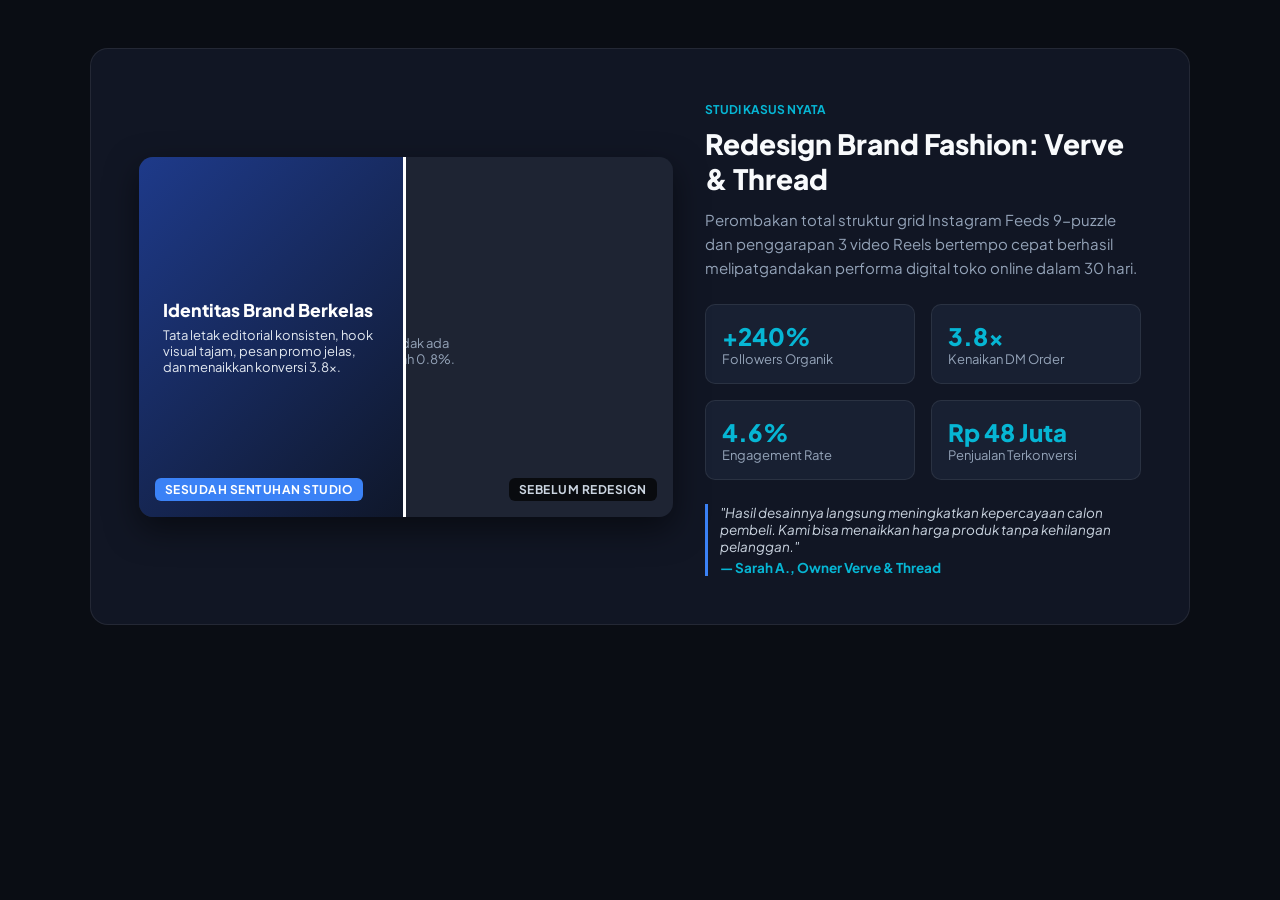
<file: components/case-study.html>
<!DOCTYPE html>
<html lang="id">
<head>
  <meta charset="UTF-8">
  <meta name="viewport" content="width=device-width, initial-scale=1.0">
  <title>Komponen: Case Study Before-After Slider (VisualGrid Media)</title>
  <link rel="preconnect" href="https://fonts.googleapis.com">
  <link rel="preconnect" href="https://fonts.gstatic.com" crossorigin>
  <link href="https://fonts.googleapis.com/css2?family=Plus+Jakarta+Sans:wght@400;600;700;800&display=swap" rel="stylesheet">
  
  <style>
    /* ==========================================================================
       CSS VARIABLES & THEME
       Fungsi: Mengatur token visual untuk komponen slider perbandingan Before-After.
       ========================================================================== */
    :root {
      --cs-bg: #0a0d14;
      --cs-surface: #111624;
      --cs-elevated: #182032;
      --cs-primary: #3b82f6;
      --cs-cyan: #06b6d4;
      --cs-emerald: #10b981;
      --cs-text: #f8fafc;
      --cs-muted: #94a3b8;
      --cs-border: rgba(255, 255, 255, 0.08);
      --font-family: 'Plus Jakarta Sans', sans-serif;
    }

    * { box-sizing: border-box; margin: 0; padding: 0; }
    body { font-family: var(--font-family); background-color: var(--cs-bg); color: var(--cs-text); padding: 48px 20px; }

    .case-study-section {
      max-width: 1100px;
      margin: 0 auto;
    }

    .case-study-card {
      background: var(--cs-surface);
      border: 1px solid var(--cs-border);
      border-radius: 18px;
      padding: 32px;
      display: grid;
      grid-template-columns: 1fr;
      gap: 32px;
      align-items: center;
    }

    @media (min-width: 992px) {
      .case-study-card {
        grid-template-columns: 1.1fr 0.9fr;
        padding: 48px;
      }
    }

    /* Kontainer Slider Perbandingan */
    .comparison-container {
      position: relative;
      width: 100%;
      height: 360px;
      border-radius: 14px;
      overflow: hidden;
      box-shadow: 0 12px 32px rgba(0,0,0,0.5);
    }

    .comparison-panel {
      position: absolute;
      top: 0;
      left: 0;
      width: 100%;
      height: 100%;
      display: flex;
      flex-direction: column;
      justify-content: center;
      padding: 24px;
    }

    .comparison-panel--before {
      background: #1e2433;
      color: #94a3b8;
    }

    .comparison-panel--after {
      background: linear-gradient(135deg, #1e3a8a 0%, #0f172a 100%);
      color: #ffffff;
      width: 50%; /* Nilai awal sebelum digeser */
      overflow: hidden;
      border-right: 3px solid #ffffff;
      z-index: 2;
    }

    .comparison-tag {
      position: absolute;
      bottom: 16px;
      padding: 4px 10px;
      border-radius: 6px;
      font-size: 0.75rem;
      font-weight: 700;
      letter-spacing: 0.04em;
    }

    .comparison-tag--before {
      right: 16px;
      background: rgba(0,0,0,0.7);
      color: #cbd5e1;
    }

    .comparison-tag--after {
      left: 16px;
      background: var(--cs-primary);
      color: white;
    }

    /* Input Range Tak Terlihat untuk Manipulasi Drag Kursor/Touch */
    .comparison-range-slider {
      position: absolute;
      top: 0;
      left: 0;
      width: 100%;
      height: 100%;
      opacity: 0;
      cursor: ew-resize;
      z-index: 10;
    }

    /* Grid Metrik Hasil Nyata */
    .metrics-grid {
      display: grid;
      grid-template-columns: repeat(2, 1fr);
      gap: 16px;
      margin: 24px 0;
    }

    .metric-box {
      background: var(--cs-elevated);
      border: 1px solid var(--cs-border);
      border-radius: 10px;
      padding: 16px;
    }

    .metric-value {
      font-size: 1.5rem;
      font-weight: 800;
      color: var(--cs-cyan);
    }

    .metric-label {
      font-size: 0.8125rem;
      color: var(--cs-muted);
    }
  </style>
</head>
<body>

  <!-- ==========================================================================
       STRUKTUR HTML CASE STUDY BEFORE-AFTER SLIDER
       Fungsi: Visualisasi pergeseran sebelum vs sesudah redesign feed/video.
       ========================================================================== -->
  <section class="case-study-section">
    <div class="case-study-card">
      
      <!-- Area Slider Perbandingan Visual -->
      <div class="comparison-container">
        <!-- Layer Belakang (Before) -->
        <div class="comparison-panel comparison-panel--before">
          <span class="comparison-tag comparison-tag--before">SEBELUM REDESIGN</span>
          <div style="max-width: 300px;">
            <h4 style="color: #cbd5e1; font-size: 1.1rem; margin-bottom: 6px;">Visual Amatir & Acak</h4>
            <p style="font-size: 0.8125rem;">Foto produk gelap, font bertabrakan, tidak ada hierarki pesan, engagement rate di bawah 0.8%.</p>
          </div>
        </div>

        <!-- Layer Depan (After) yang lebarnya terpotong secara dinamis -->
        <div class="comparison-panel comparison-panel--after" id="after-panel">
          <span class="comparison-tag comparison-tag--after">SESUDAH SENTUHAN STUDIO</span>
          <div style="max-width: 300px;">
            <h4 style="color: #ffffff; font-size: 1.1rem; margin-bottom: 6px; font-weight: 800;">Identitas Brand Berkelas</h4>
            <p style="font-size: 0.8125rem; color: #e2e8f0;">Tata letak editorial konsisten, hook visual tajam, pesan promo jelas, dan menaikkan konversi 3.8x.</p>
          </div>
        </div>

        <!-- Input Slider Range Transparan -->
        <input type="range" min="0" max="100" value="50" class="comparison-range-slider" id="slider-range" aria-label="Geser untuk perbandingan sebelum dan sesudah">
      </div>

      <!-- Deskripsi Metrik & Testimoni Klien -->
      <div>
        <span style="font-size: 0.75rem; font-weight: 700; color: var(--cs-cyan); text-transform: uppercase;">Studi Kasus Nyata</span>
        <h3 style="font-size: 1.75rem; font-weight: 800; margin: 8px 0 12px 0;">Redesign Brand Fashion: Verve & Thread</h3>
        <p style="font-size: 0.9375rem; color: var(--cs-muted); line-height: 1.6;">
          Perombakan total struktur grid Instagram Feeds 9-puzzle dan penggarapan 3 video Reels bertempo cepat berhasil melipatgandakan performa digital toko online dalam 30 hari.
        </p>

        <div class="metrics-grid">
          <div class="metric-box">
            <div class="metric-value">+240%</div>
            <div class="metric-label">Followers Organik</div>
          </div>
          <div class="metric-box">
            <div class="metric-value">3.8x</div>
            <div class="metric-label">Kenaikan DM Order</div>
          </div>
          <div class="metric-box">
            <div class="metric-value">4.6%</div>
            <div class="metric-label">Engagement Rate</div>
          </div>
          <div class="metric-box">
            <div class="metric-value">Rp 48 Juta</div>
            <div class="metric-label">Penjualan Terkonversi</div>
          </div>
        </div>

        <p style="font-size: 0.8438rem; font-style: italic; color: #cbd5e1; border-left: 3px solid var(--cs-primary); padding-left: 12px;">
          "Hasil desainnya langsung meningkatkan kepercayaan calon pembeli. Kami bisa menaikkan harga produk tanpa kehilangan pelanggan."
          <strong style="display: block; font-style: normal; color: var(--cs-cyan); margin-top: 4px;">— Sarah A., Owner Verve & Thread</strong>
        </p>
      </div>

    </div>
  </section>

  <!-- ==========================================================================
       JAVASCRIPT SLIDER INTERACTIVE
       Fungsi: Menyesuaikan lebar layer depan berdasarkan input slider secara real-time.
       ========================================================================== -->
  <script>
    const slider = document.getElementById('slider-range');
    const afterPanel = document.getElementById('after-panel');

    if (slider && afterPanel) {
      // Dengarkan event 'input' untuk pergerakan responsif kursor mouse atau layar sentuh
      slider.addEventListener('input', (e) => {
        afterPanel.style.width = e.target.value + '%';
      });
    }
  </script>
</body>
</html>
</file>
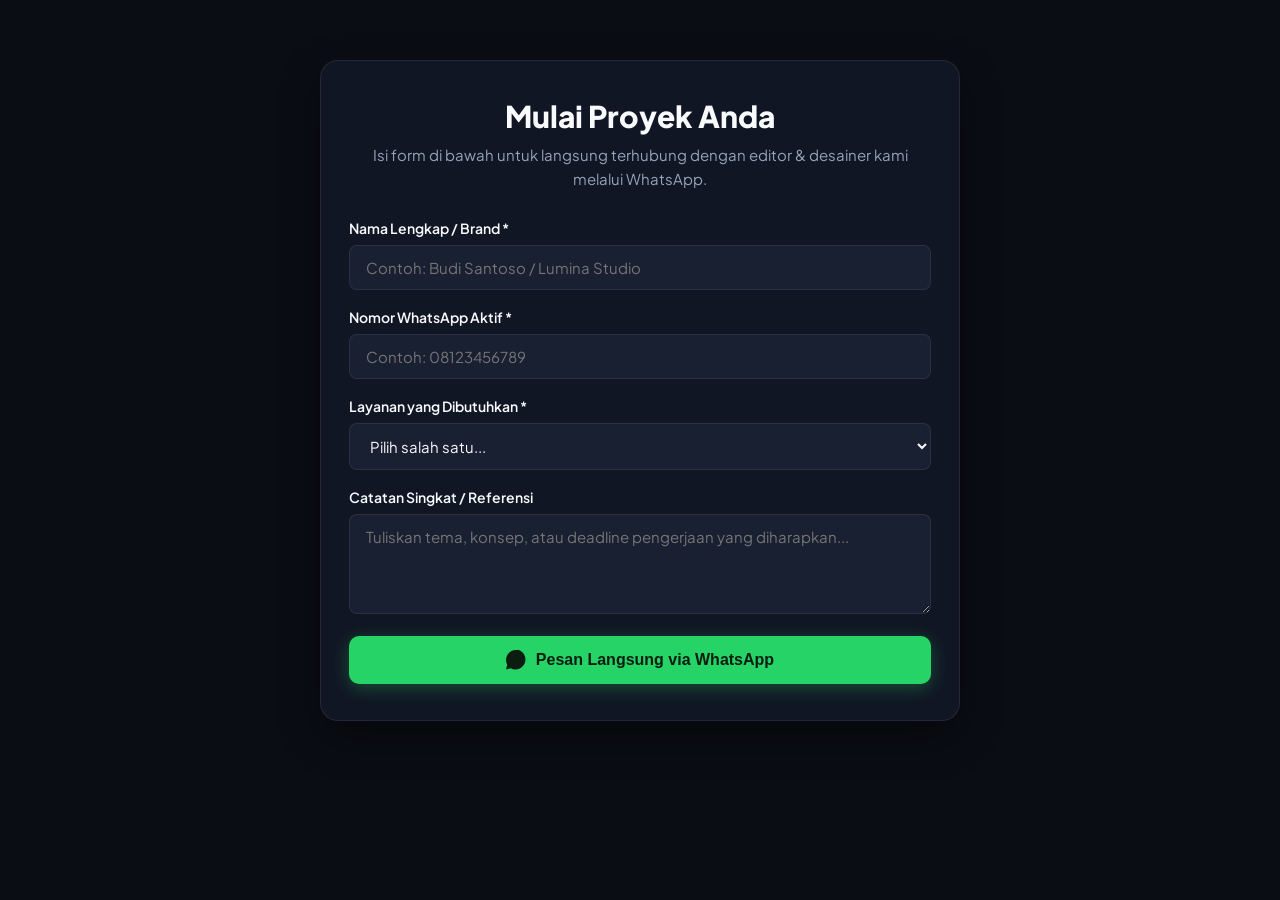
<file: components/contact-form.html>
<!DOCTYPE html>
<html lang="id">
<head>
  <meta charset="UTF-8">
  <meta name="viewport" content="width=device-width, initial-scale=1.0">
  <title>Komponen: Contact & Direct WhatsApp Form (VisualGrid Media)</title>
  <link rel="preconnect" href="https://fonts.googleapis.com">
  <link rel="preconnect" href="https://fonts.gstatic.com" crossorigin>
  <link href="https://fonts.googleapis.com/css2?family=Plus+Jakarta+Sans:wght@400;600;700;800&display=swap" rel="stylesheet">
  
  <style>
    /* ==========================================================================
       CSS VARIABLES & THEME
       Fungsi: Token visual untuk form pemesanan langsung ke WhatsApp.
       ========================================================================== */
    :root {
      --form-bg: #0a0d14;
      --form-surface: #111624;
      --form-elevated: #182032;
      --form-primary: #3b82f6;
      --form-cyan: #06b6d4;
      --form-text: #f8fafc;
      --form-muted: #94a3b8;
      --form-border: rgba(255, 255, 255, 0.08);
      --font-family: 'Plus Jakarta Sans', sans-serif;
    }

    * { box-sizing: border-box; margin: 0; padding: 0; }
    body { font-family: var(--font-family); background-color: var(--form-bg); color: var(--form-text); padding: 60px 20px; }

    .contact-container {
      max-width: 640px;
      margin: 0 auto;
    }

    .contact-card {
      background: var(--form-surface);
      border: 1px solid var(--form-border);
      border-radius: 18px;
      padding: 36px 28px;
      box-shadow: 0 16px 40px rgba(0, 0, 0, 0.4);
    }

    .contact-header {
      text-align: center;
      margin-bottom: 28px;
    }

    .contact-title {
      font-size: 1.875rem;
      font-weight: 800;
      margin-bottom: 8px;
    }

    .contact-desc {
      font-size: 0.9375rem;
      color: var(--form-muted);
      line-height: 1.6;
    }

    .form-group {
      margin-bottom: 18px;
    }

    .form-label {
      display: block;
      font-size: 0.875rem;
      font-weight: 600;
      margin-bottom: 8px;
      color: var(--form-text);
    }

    .form-input, .form-select, .form-textarea {
      width: 100%;
      background: var(--form-elevated);
      border: 1px solid var(--form-border);
      border-radius: 8px;
      padding: 12px 16px;
      color: var(--form-text);
      font-size: 0.9375rem;
      font-family: inherit;
      outline: none;
      transition: border-color 0.2s ease, box-shadow 0.2s ease;
    }

    .form-input:focus, .form-select:focus, .form-textarea:focus {
      border-color: var(--form-primary);
      box-shadow: 0 0 0 3px rgba(59, 130, 246, 0.35);
    }

    .form-textarea {
      resize: vertical;
      min-height: 100px;
    }

    .btn-wa {
      display: inline-flex;
      align-items: center;
      justify-content: center;
      gap: 10px;
      width: 100%;
      padding: 14px;
      border-radius: 10px;
      background: #25d366;
      color: #0b1c10;
      font-size: 1rem;
      font-weight: 700;
      border: none;
      cursor: pointer;
      box-shadow: 0 4px 18px rgba(37, 211, 102, 0.3);
      transition: background-color 0.2s ease, transform 0.2s ease;
    }

    .btn-wa:hover {
      background: #20ba5a;
      transform: translateY(-2px);
      box-shadow: 0 8px 24px rgba(37, 211, 102, 0.45);
    }
  </style>
</head>
<body>

  <!-- ==========================================================================
       STRUKTUR HTML CONTACT & DIRECT WA FORM
       Fungsi: Mengambil data kebutuhan klien dan memformat tautan pesan WhatsApp.
       ========================================================================== -->
  <div class="contact-container">
    <div class="contact-card">
      <div class="contact-header">
        <h2 class="contact-title">Mulai Proyek Anda</h2>
        <p class="contact-desc">Isi form di bawah untuk langsung terhubung dengan editor & desainer kami melalui WhatsApp.</p>
      </div>

      <form id="standalone-order-form">
        <!-- Input Nama Klien -->
        <div class="form-group">
          <label for="name" class="form-label">Nama Lengkap / Brand *</label>
          <input type="text" id="name" class="form-input" placeholder="Contoh: Budi Santoso / Lumina Studio" required>
        </div>

        <!-- Input Nomor WA -->
        <div class="form-group">
          <label for="phone" class="form-label">Nomor WhatsApp Aktif *</label>
          <input type="tel" id="phone" class="form-input" placeholder="Contoh: 08123456789" required>
        </div>

        <!-- Pilihan Layanan -->
        <div class="form-group">
          <label for="service" class="form-label">Layanan yang Dibutuhkan *</label>
          <select id="service" class="form-select" required>
            <option value="" disabled selected>Pilih salah satu...</option>
            <option value="Instagram Feeds Cohesive">Instagram Feeds Cohesive (9/12 Grid)</option>
            <option value="Instagram Stories & Highlight">Instagram Stories & Highlight Cover</option>
            <option value="Edit Video Pendek Sinematik">Edit Video Pendek Sinematik (Reels/TikTok)</option>
            <option value="Video Iklan Produk / Ads">Video Iklan Produk Komersial (Meta/TikTok Ads)</option>
            <option value="Dokumentasi Event & Aftermovie">Dokumentasi Event & Video Aftermovie</option>
            <option value="Format CV / Resume ATS">Format CV / Resume ATS & Portofolio</option>
            <option value="Kombinasi Paket Custom">Paket Kustom / Konsultasi Lainnya</option>
          </select>
        </div>

        <!-- Catatan Kebutuhan -->
        <div class="form-group">
          <label for="notes" class="form-label">Catatan Singkat / Referensi</label>
          <textarea id="notes" class="form-textarea" placeholder="Tuliskan tema, konsep, atau deadline pengerjaan yang diharapkan..."></textarea>
        </div>

        <!-- Tombol Aksi WhatsApp -->
        <button type="submit" class="btn-wa">
          <svg width="20" height="20" viewBox="0 0 24 24" fill="currentColor">
            <path d="M12.031 6.172c-3.181 0-5.767 2.586-5.768 5.766-.001 1.298.38 2.27 1.019 3.287l-.582 2.128 2.182-.573c.978.58 1.911.928 3.145.929 3.178 0 5.767-2.587 5.768-5.766.001-3.187-2.575-5.77-5.764-5.771zm3.392 8.244c-.144.405-.837.774-1.17.824-.299.045-.677.063-1.092-.069-.252-.08-.575-.187-.988-.365-1.739-.751-2.874-2.502-2.961-2.617-.087-.116-.708-.94-.708-1.793s.448-1.273.607-1.446c.159-.173.346-.217.462-.217l.332.006c.106.005.249-.04.39.298.144.347.491 1.2.534 1.287.043.087.072.188.014.304-.058.116-.087.188-.173.289l-.26.304c-.087.086-.177.18-.076.354.101.174.449.741.964 1.201.662.591 1.221.774 1.394.86s.275.072.376-.044c.101-.116.433-.506.549-.68.116-.173.231-.145.39-.087s1.011.477 1.184.564.289.13.332.202c.045.072.045.419-.099.824zm-3.423-14.416c-6.627 0-12 5.373-12 12 0 2.112.551 4.095 1.517 5.82l-1.517 5.596 5.748-1.507c1.662.909 3.568 1.424 5.585 1.424 6.627 0 12-5.373 12-12s-5.373-12-12-12z"/>
          </svg>
          <span>Pesan Langsung via WhatsApp</span>
        </button>
      </form>
    </div>
  </div>

  <!-- ==========================================================================
       JAVASCRIPT SUBMIT HANDLER & WHATSAPP URL GENERATOR
       Fungsi: Membaca nilai form, memvalidasi isian, dan membuka jendela chat WA.
       ========================================================================== -->
  <script>
    document.getElementById('standalone-order-form').addEventListener('submit', (e) => {
      e.preventDefault();

      const name = document.getElementById('name').value.trim();
      const phone = document.getElementById('phone').value.trim();
      const service = document.getElementById('service').value;
      const notes = document.getElementById('notes').value.trim();

      if (!name || !phone || !service) {
        alert('Mohon isi nama, nomor telepon, dan pilihan layanan.');
        return;
      }

      // Nomor admin tujuan
      const WA_TARGET_NUMBER = '62895397081621';

      const message = 
`Halo Tim VisualGrid Media!
Saya ingin order/konsultasi layanan:
• Nama: ${name}
• No. Kontak: ${phone}
• Layanan: ${service}
• Kebutuhan/Catatan: ${notes || '-'}

Mohon informasi ketersediaan slot pengerjaan. Terima kasih!`;

      const encoded = encodeURIComponent(message);
      window.open(`https://wa.me/${WA_T}?text=${encoded}`, '_blank');
    });
  </script>
</body>
</html>
</file>
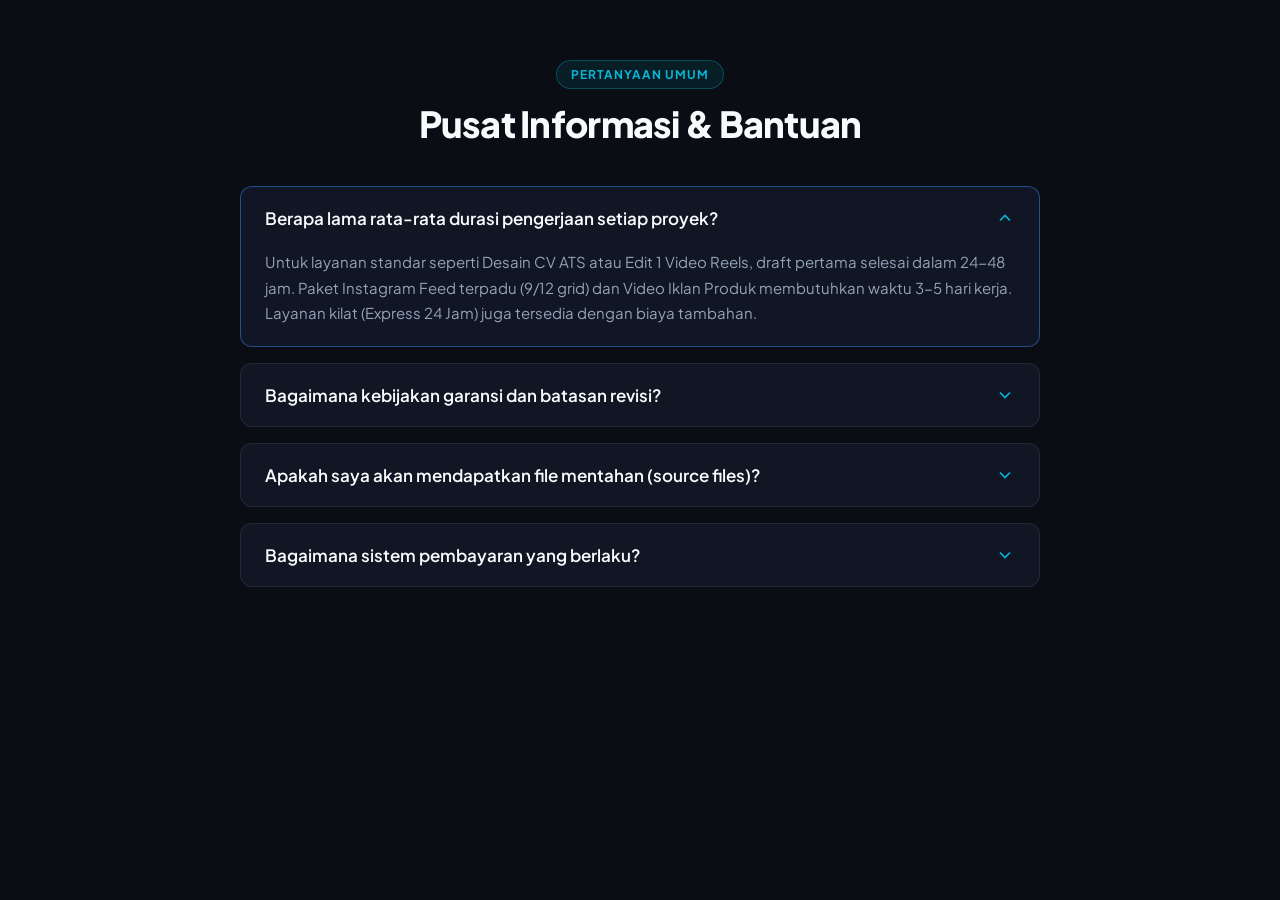
<file: components/faq-accordion.html>
<!DOCTYPE html>
<html lang="id">
<head>
  <meta charset="UTF-8">
  <meta name="viewport" content="width=device-width, initial-scale=1.0">
  <title>Komponen: FAQ Accordion Pure CSS (VisualGrid Media)</title>
  <link rel="preconnect" href="https://fonts.googleapis.com">
  <link rel="preconnect" href="https://fonts.gstatic.com" crossorigin>
  <link href="https://fonts.googleapis.com/css2?family=Plus+Jakarta+Sans:wght@400;600;700;800&display=swap" rel="stylesheet">
  
  <style>
    /* ==========================================================================
       CSS VARIABLES & THEME
       Fungsi: Token visual untuk accordion FAQ tanpa ketergantungan JavaScript.
       ========================================================================== */
    :root {
      --faq-bg: #0a0d14;
      --faq-surface: #111624;
      --faq-primary: #3b82f6;
      --faq-cyan: #06b6d4;
      --faq-text: #f8fafc;
      --faq-muted: #94a3b8;
      --faq-border: rgba(255, 255, 255, 0.08);
      --font-family: 'Plus Jakarta Sans', sans-serif;
    }

    * { box-sizing: border-box; margin: 0; padding: 0; }
    body { font-family: var(--font-family); background-color: var(--faq-bg); color: var(--faq-text); padding: 60px 20px; }

    .faq-container {
      max-width: 800px;
      margin: 0 auto;
    }

    .faq-header {
      text-align: center;
      margin-bottom: 40px;
    }

    .faq-badge {
      display: inline-block;
      font-size: 0.75rem;
      font-weight: 700;
      text-transform: uppercase;
      letter-spacing: 0.08em;
      color: var(--faq-cyan);
      background: rgba(6, 182, 212, 0.1);
      border: 1px solid rgba(6, 182, 212, 0.3);
      padding: 6px 14px;
      border-radius: 9999px;
      margin-bottom: 12px;
    }

    .faq-title {
      font-size: 2.25rem;
      font-weight: 800;
      letter-spacing: -0.02em;
    }

    .faq-wrapper {
      display: flex;
      flex-direction: column;
      gap: 16px;
    }

    /* --------------------------------------------------------------------------
       STYLING PURE CSS ACCORDION DENGAN <details> & <summary>
       Fungsi: Membuka dan menutup jawaban secara alami didukung browser
       tanpa memerlukan library JavaScript eksternal.
       -------------------------------------------------------------------------- */
    .faq-item {
      background: var(--faq-surface);
      border: 1px solid var(--faq-border);
      border-radius: 12px;
      overflow: hidden;
      transition: border-color 0.25s ease;
    }

    .faq-item[open] {
      border-color: rgba(59, 130, 246, 0.5);
    }

    .faq-summary {
      padding: 20px 24px;
      cursor: pointer;
      font-size: 1.0625rem;
      font-weight: 600;
      display: flex;
      align-items: center;
      justify-content: space-between;
      list-style: none; /* Menghilangkan panah default browser */
      user-select: none;
    }

    .faq-summary::-webkit-details-marker {
      display: none; /* Chrome & Safari marker reset */
    }

    .faq-icon {
      width: 20px;
      height: 20px;
      color: var(--faq-cyan);
      transition: transform 0.3s ease;
      flex-shrink: 0;
    }

    .faq-item[open] .faq-icon {
      transform: rotate(180deg);
    }

    .faq-content {
      padding: 0 24px 20px 24px;
      font-size: 0.9375rem;
      color: var(--faq-muted);
      line-height: 1.7;
    }
  </style>
</head>
<body>

  <!-- ==========================================================================
       SECTION FAQ ACCORDION (PURE CSS NO-JS)
       Fungsi: Menyediakan tanya jawab seputar durasi kerja, revisi, dan hak cipta.
       ========================================================================== -->
  <section class="faq-container">
    <div class="faq-header">
      <span class="faq-badge">Pertanyaan Umum</span>
      <h2 class="faq-title">Pusat Informasi & Bantuan</h2>
    </div>

    <div class="faq-wrapper">
      <!-- FAQ 1 -->
      <details class="faq-item" open>
        <summary class="faq-summary">
          <span>Berapa lama rata-rata durasi pengerjaan setiap proyek?</span>
          <svg class="faq-icon" viewBox="0 0 24 24" fill="none" stroke="currentColor" stroke-width="2">
            <polyline points="6 9 12 15 18 9"></polyline>
          </svg>
        </summary>
        <div class="faq-content">
          Untuk layanan standar seperti Desain CV ATS atau Edit 1 Video Reels, draft pertama selesai dalam 24-48 jam. Paket Instagram Feed terpadu (9/12 grid) dan Video Iklan Produk membutuhkan waktu 3-5 hari kerja. Layanan kilat (Express 24 Jam) juga tersedia dengan biaya tambahan.
        </div>
      </details>

      <!-- FAQ 2 -->
      <details class="faq-item">
        <summary class="faq-summary">
          <span>Bagaimana kebijakan garansi dan batasan revisi?</span>
          <svg class="faq-icon" viewBox="0 0 24 24" fill="none" stroke="currentColor" stroke-width="2">
            <polyline points="6 9 12 15 18 9"></polyline>
          </svg>
        </summary>
        <div class="faq-content">
          Semua paket menyertakan jaminan revisi minor (perubahan warna, font teks, penyesuaian copywriting, atau pemotongan durasi video). Kami selalu meminta brief terperinci di awal agar hasil tahap pertama sudah mendekati 90% ekspektasi Anda.
        </div>
      </details>

      <!-- FAQ 3 -->
      <details class="faq-item">
        <summary class="faq-summary">
          <span>Apakah saya akan mendapatkan file mentahan (source files)?</span>
          <svg class="faq-icon" viewBox="0 0 24 24" fill="none" stroke="currentColor" stroke-width="2">
            <polyline points="6 9 12 15 18 9"></polyline>
          </svg>
        </summary>
        <div class="faq-content">
          Ya, untuk paket Pro Creator dan Brand Studio, seluruh file sumber mentahan (seperti file Figma, Adobe Photoshop PSD, Premiere Pro Project, atau dokumen Word/Canva untuk CV) akan dikirimkan kepada Anda secara lengkap.
        </div>
      </details>

      <!-- FAQ 4 -->
      <details class="faq-item">
        <summary class="faq-summary">
          <span>Bagaimana sistem pembayaran yang berlaku?</span>
          <svg class="faq-icon" viewBox="0 0 24 24" fill="none" stroke="currentColor" stroke-width="2">
            <polyline points="6 9 12 15 18 9"></polyline>
          </svg>
        </summary>
        <div class="faq-content">
          Kami menerapkan skema DP 50% di awal setelah kesepakatan brief, dan pelunasan 50% sisanya setelah draft final disetujui sebelum pengiriman link download master file 4K/vektor resolusi penuh.
        </div>
      </details>
    </div>
  </section>

</body>
</html>
</file>
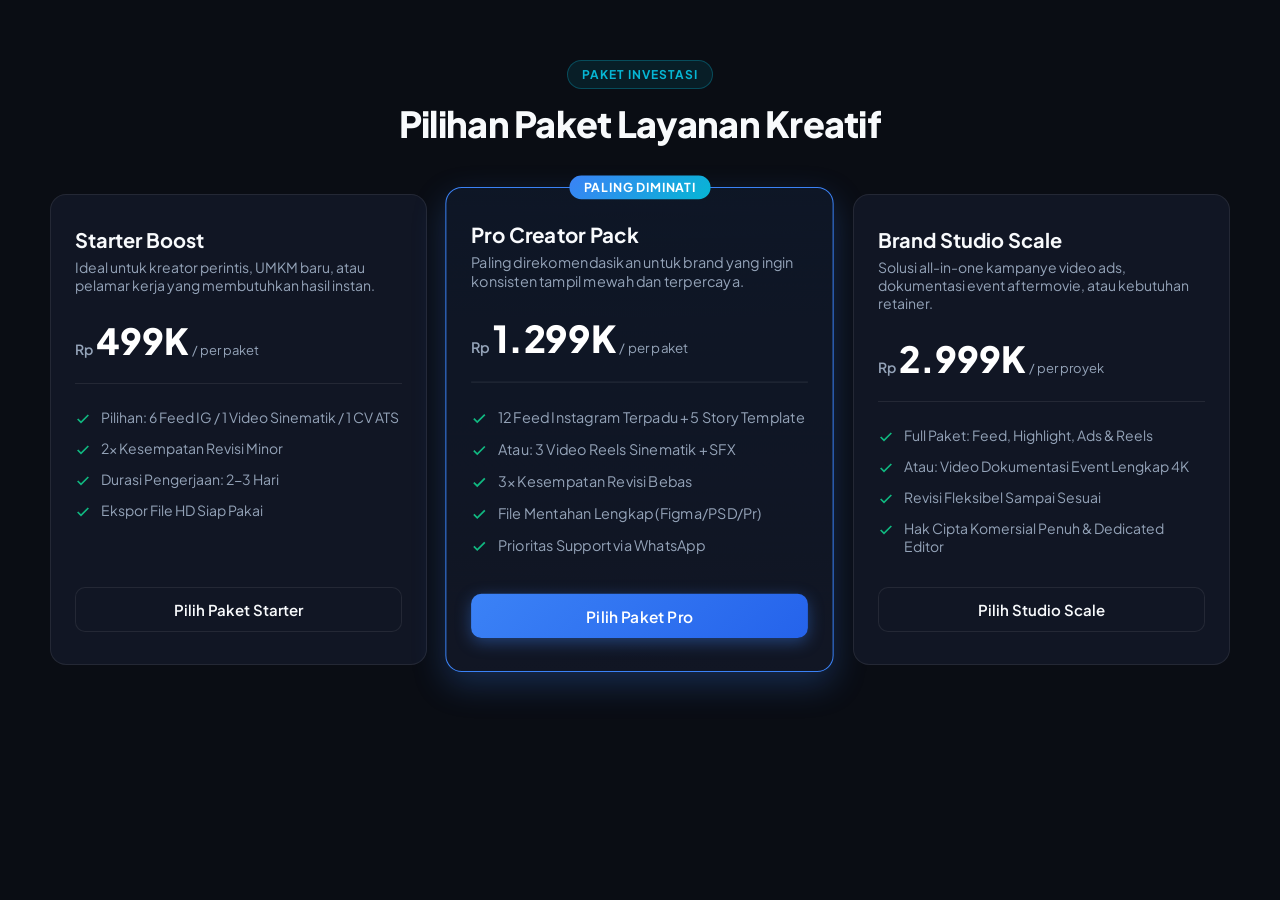
<file: components/pricing-table.html>
<!DOCTYPE html>
<html lang="id">
<head>
  <meta charset="UTF-8">
  <meta name="viewport" content="width=device-width, initial-scale=1.0">
  <title>Komponen: Pricing Table 3 Tier (VisualGrid Media)</title>
  <link rel="preconnect" href="https://fonts.googleapis.com">
  <link rel="preconnect" href="https://fonts.gstatic.com" crossorigin>
  <link href="https://fonts.googleapis.com/css2?family=Plus+Jakarta+Sans:wght@400;600;700;800&display=swap" rel="stylesheet">
  
  <style>
    /* ==========================================================================
       CSS VARIABLES & THEME
       Fungsi: Mengatur tema kartu harga 3 tier.
       ========================================================================== */
    :root {
      --pt-bg: #0a0d14;
      --pt-surface: #111624;
      --pt-primary: #3b82f6;
      --pt-cyan: #06b6d4;
      --pt-emerald: #10b981;
      --pt-text: #f8fafc;
      --pt-muted: #94a3b8;
      --pt-border: rgba(255, 255, 255, 0.08);
      --font-family: 'Plus Jakarta Sans', sans-serif;
    }

    * { box-sizing: border-box; margin: 0; padding: 0; }
    body { font-family: var(--font-family); background-color: var(--pt-bg); color: var(--pt-text); padding: 60px 20px; }

    .pricing-container {
      max-width: 1180px;
      margin: 0 auto;
    }

    .pricing-header {
      text-align: center;
      margin-bottom: 48px;
    }

    .pricing-badge {
      display: inline-block;
      font-size: 0.75rem;
      font-weight: 700;
      text-transform: uppercase;
      letter-spacing: 0.08em;
      color: var(--pt-cyan);
      background: rgba(6, 182, 212, 0.1);
      border: 1px solid rgba(6, 182, 212, 0.3);
      padding: 6px 14px;
      border-radius: 9999px;
      margin-bottom: 12px;
    }

    .pricing-title {
      font-size: 2.25rem;
      font-weight: 800;
      letter-spacing: -0.02em;
    }

    /* Grid Responsif: 1 Kolom (Mobile), 3 Kolom (Desktop) */
    .pricing-grid {
      display: grid;
      grid-template-columns: 1fr;
      gap: 24px;
      align-items: stretch;
    }

    @media (min-width: 768px) {
      .pricing-grid {
        grid-template-columns: repeat(3, 1fr);
      }
    }

    .pricing-card {
      background: var(--pt-surface);
      border: 1px solid var(--pt-border);
      border-radius: 16px;
      padding: 32px 24px;
      display: flex;
      flex-direction: column;
      justify-content: space-between;
      position: relative;
      transition: transform 0.25s ease, border-color 0.25s ease;
    }

    .pricing-card:hover {
      transform: translateY(-4px);
    }

    .pricing-card--featured {
      background: linear-gradient(180deg, rgba(59, 130, 246, 0.08) 0%, var(--pt-surface) 100%);
      border-color: var(--pt-primary);
      box-shadow: 0 12px 32px rgba(59, 130, 246, 0.25);
      transform: scale(1.03);
    }

    @media (max-width: 767px) {
      .pricing-card--featured {
        transform: none;
      }
    }

    .pricing-card__popular-badge {
      position: absolute;
      top: -12px;
      left: 50%;
      transform: translateX(-50%);
      background: linear-gradient(135deg, var(--pt-primary) 0%, var(--pt-cyan) 100%);
      color: white;
      font-size: 0.75rem;
      font-weight: 700;
      padding: 4px 14px;
      border-radius: 9999px;
      text-transform: uppercase;
      letter-spacing: 0.05em;
    }

    .pricing-card__plan {
      font-size: 1.25rem;
      font-weight: 700;
      margin-bottom: 6px;
    }

    .pricing-card__desc {
      font-size: 0.875rem;
      color: var(--pt-muted);
      margin-bottom: 24px;
    }

    .pricing-card__price-box {
      margin-bottom: 24px;
      padding-bottom: 20px;
      border-bottom: 1px solid var(--pt-border);
    }

    .pricing-card__currency {
      font-size: 0.875rem;
      font-weight: 600;
      color: var(--pt-muted);
    }

    .pricing-card__amount {
      font-size: 2.25rem;
      font-weight: 800;
      color: #fff;
    }

    .pricing-card__period {
      font-size: 0.8125rem;
      color: var(--pt-muted);
    }

    .pricing-card__list {
      list-style: none;
      display: flex;
      flex-direction: column;
      gap: 12px;
      margin-bottom: 32px;
      flex-grow: 1;
    }

    .pricing-card__item {
      display: flex;
      align-items: flex-start;
      gap: 10px;
      font-size: 0.875rem;
      color: var(--pt-muted);
    }

    .pricing-card__item svg {
      color: var(--pt-emerald);
      flex-shrink: 0;
      margin-top: 3px;
    }

    .btn {
      display: inline-flex;
      align-items: center;
      justify-content: center;
      width: 100%;
      padding: 12px 24px;
      border-radius: 10px;
      font-size: 0.9375rem;
      font-weight: 600;
      text-decoration: none;
      cursor: pointer;
      transition: all 0.2s ease;
    }

    .btn--primary {
      background: linear-gradient(135deg, var(--pt-primary) 0%, #2563eb 100%);
      color: #fff;
      box-shadow: 0 4px 16px rgba(59, 130, 246, 0.4);
    }

    .btn--primary:hover {
      box-shadow: 0 8px 24px rgba(59, 130, 246, 0.6);
      transform: translateY(-2px);
    }

    .btn--secondary {
      background: var(--pt-surface);
      color: var(--pt-text);
      border: 1px solid var(--pt-border);
    }

    .btn--secondary:hover {
      background: #182032;
      transform: translateY(-2px);
    }
  </style>
</head>
<body>

  <!-- ==========================================================================
       SECTION PRICING TABLE 3 TIER
       Fungsi: Pilihan paket harga transparan dengan rincian fitur dan deliverables.
       ========================================================================== -->
  <section class="pricing-container">
    <div class="pricing-header">
      <span class="pricing-badge">Paket Investasi</span>
      <h2 class="pricing-title">Pilihan Paket Layanan Kreatif</h2>
    </div>

    <div class="pricing-grid">
      <!-- Tier 1: Starter Boost -->
      <article class="pricing-card">
        <div>
          <h3 class="pricing-card__plan">Starter Boost</h3>
          <p class="pricing-card__desc">Ideal untuk kreator perintis, UMKM baru, atau pelamar kerja yang membutuhkan hasil instan.</p>
          <div class="pricing-card__price-box">
            <span class="pricing-card__currency">Rp</span>
            <span class="pricing-card__amount">499K</span>
            <span class="pricing-card__period">/ per paket</span>
          </div>
          <ul class="pricing-card__list">
            <li class="pricing-card__item"><svg width="16" height="16" viewBox="0 0 24 24" fill="none" stroke="currentColor" stroke-width="2.5"><polyline points="20 6 9 17 4 12"/></svg><span>Pilihan: 6 Feed IG / 1 Video Sinematik / 1 CV ATS</span></li>
            <li class="pricing-card__item"><svg width="16" height="16" viewBox="0 0 24 24" fill="none" stroke="currentColor" stroke-width="2.5"><polyline points="20 6 9 17 4 12"/></svg><span>2x Kesempatan Revisi Minor</span></li>
            <li class="pricing-card__item"><svg width="16" height="16" viewBox="0 0 24 24" fill="none" stroke="currentColor" stroke-width="2.5"><polyline points="20 6 9 17 4 12"/></svg><span>Durasi Pengerjaan: 2-3 Hari</span></li>
            <li class="pricing-card__item"><svg width="16" height="16" viewBox="0 0 24 24" fill="none" stroke="currentColor" stroke-width="2.5"><polyline points="20 6 9 17 4 12"/></svg><span>Ekspor File HD Siap Pakai</span></li>
          </ul>
        </div>
        <a href="#order" class="btn btn--secondary">Pilih Paket Starter</a>
      </article>

      <!-- Tier 2: Pro Creator (Featured) -->
      <article class="pricing-card pricing-card--featured">
        <span class="pricing-card__popular-badge">Paling Diminati</span>
        <div>
          <h3 class="pricing-card__plan">Pro Creator Pack</h3>
          <p class="pricing-card__desc">Paling direkomendasikan untuk brand yang ingin konsisten tampil mewah dan terpercaya.</p>
          <div class="pricing-card__price-box">
            <span class="pricing-card__currency">Rp</span>
            <span class="pricing-card__amount">1.299K</span>
            <span class="pricing-card__period">/ per paket</span>
          </div>
          <ul class="pricing-card__list">
            <li class="pricing-card__item"><svg width="16" height="16" viewBox="0 0 24 24" fill="none" stroke="currentColor" stroke-width="2.5"><polyline points="20 6 9 17 4 12"/></svg><span>12 Feed Instagram Terpadu + 5 Story Template</span></li>
            <li class="pricing-card__item"><svg width="16" height="16" viewBox="0 0 24 24" fill="none" stroke="currentColor" stroke-width="2.5"><polyline points="20 6 9 17 4 12"/></svg><span>Atau: 3 Video Reels Sinematik + SFX</span></li>
            <li class="pricing-card__item"><svg width="16" height="16" viewBox="0 0 24 24" fill="none" stroke="currentColor" stroke-width="2.5"><polyline points="20 6 9 17 4 12"/></svg><span>3x Kesempatan Revisi Bebas</span></li>
            <li class="pricing-card__item"><svg width="16" height="16" viewBox="0 0 24 24" fill="none" stroke="currentColor" stroke-width="2.5"><polyline points="20 6 9 17 4 12"/></svg><span>File Mentahan Lengkap (Figma/PSD/Pr)</span></li>
            <li class="pricing-card__item"><svg width="16" height="16" viewBox="0 0 24 24" fill="none" stroke="currentColor" stroke-width="2.5"><polyline points="20 6 9 17 4 12"/></svg><span>Prioritas Support via WhatsApp</span></li>
          </ul>
        </div>
        <a href="#order" class="btn btn--primary">Pilih Paket Pro</a>
      </article>

      <!-- Tier 3: Brand Studio Scale -->
      <article class="pricing-card">
        <div>
          <h3 class="pricing-card__plan">Brand Studio Scale</h3>
          <p class="pricing-card__desc">Solusi all-in-one kampanye video ads, dokumentasi event aftermovie, atau kebutuhan retainer.</p>
          <div class="pricing-card__price-box">
            <span class="pricing-card__currency">Rp</span>
            <span class="pricing-card__amount">2.999K</span>
            <span class="pricing-card__period">/ per proyek</span>
          </div>
          <ul class="pricing-card__list">
            <li class="pricing-card__item"><svg width="16" height="16" viewBox="0 0 24 24" fill="none" stroke="currentColor" stroke-width="2.5"><polyline points="20 6 9 17 4 12"/></svg><span>Full Paket: Feed, Highlight, Ads & Reels</span></li>
            <li class="pricing-card__item"><svg width="16" height="16" viewBox="0 0 24 24" fill="none" stroke="currentColor" stroke-width="2.5"><polyline points="20 6 9 17 4 12"/></svg><span>Atau: Video Dokumentasi Event Lengkap 4K</span></li>
            <li class="pricing-card__item"><svg width="16" height="16" viewBox="0 0 24 24" fill="none" stroke="currentColor" stroke-width="2.5"><polyline points="20 6 9 17 4 12"/></svg><span>Revisi Fleksibel Sampai Sesuai</span></li>
            <li class="pricing-card__item"><svg width="16" height="16" viewBox="0 0 24 24" fill="none" stroke="currentColor" stroke-width="2.5"><polyline points="20 6 9 17 4 12"/></svg><span>Hak Cipta Komersial Penuh & Dedicated Editor</span></li>
          </ul>
        </div>
        <a href="#order" class="btn btn--secondary">Pilih Studio Scale</a>
      </article>
    </div>
  </section>

</body>
</html>
</file>
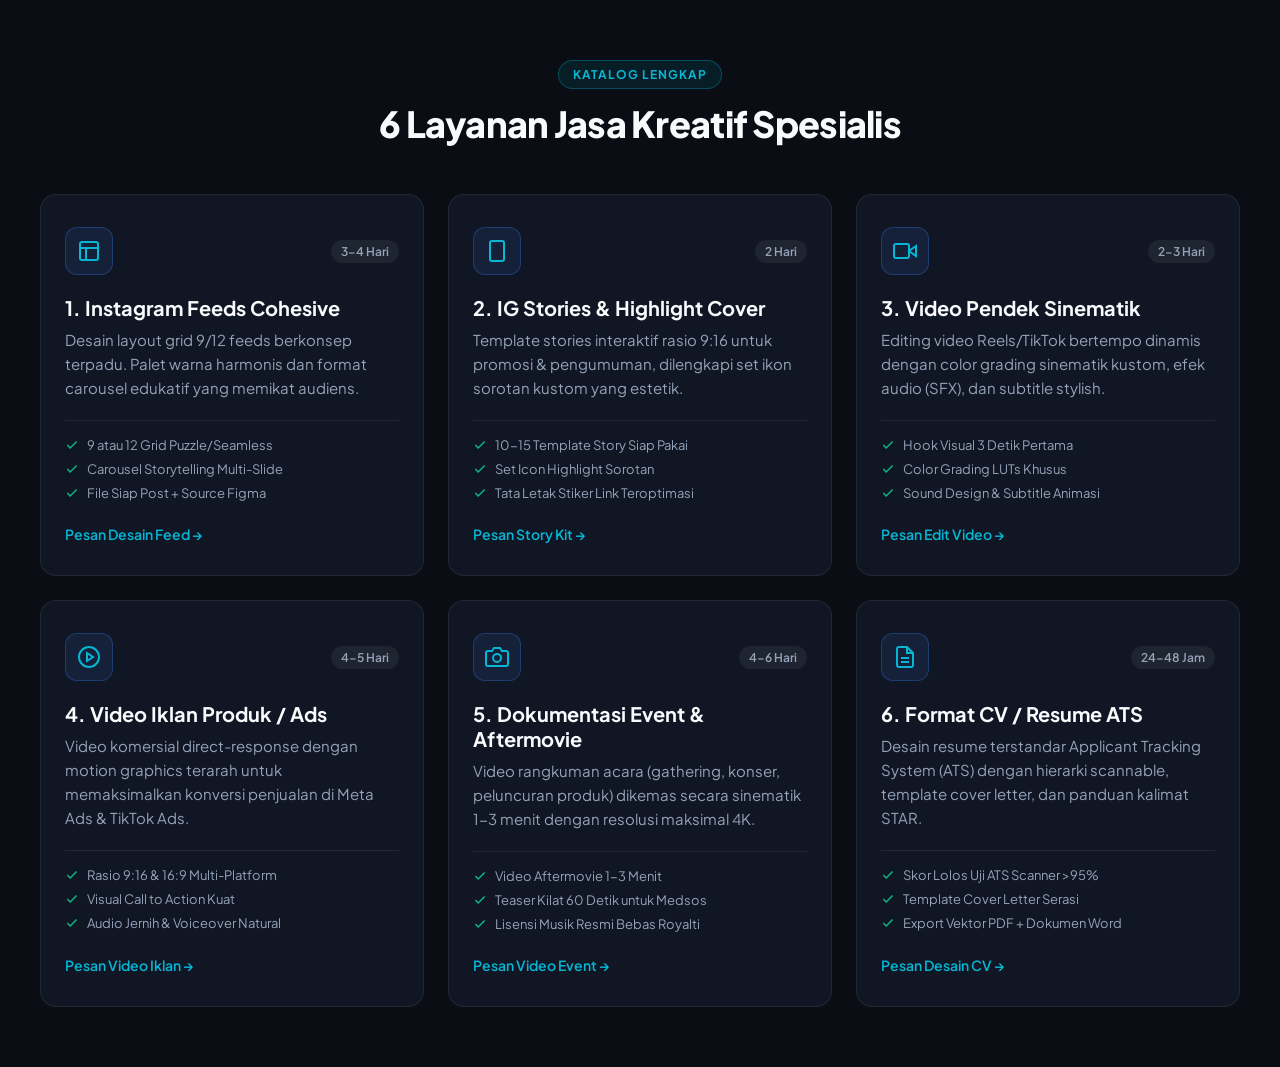
<file: components/service-cards.html>
<!DOCTYPE html>
<html lang="id">
<head>
  <meta charset="UTF-8">
  <meta name="viewport" content="width=device-width, initial-scale=1.0">
  <title>Komponen: 6 Service Cards (VisualGrid Media)</title>
  <link rel="preconnect" href="https://fonts.googleapis.com">
  <link rel="preconnect" href="https://fonts.gstatic.com" crossorigin>
  <link href="https://fonts.googleapis.com/css2?family=Plus+Jakarta+Sans:wght@400;600;700;800&display=swap" rel="stylesheet">
  
  <style>
    /* ==========================================================================
       CSS VARIABLES (DESIGN TOKENS)
       Fungsi: Mengatur tema warna dan grid untuk 6 kartu layanan kreatif.
       ========================================================================== */
    :root {
      --bg-dark: #0a0d14;
      --card-bg: #111624;
      --card-hover: #182032;
      --color-primary: #3b82f6;
      --color-cyan: #06b6d4;
      --color-emerald: #10b981;
      --text-light: #f8fafc;
      --text-muted: #94a3b8;
      --border-card: rgba(255, 255, 255, 0.08);
      --font-main: 'Plus Jakarta Sans', sans-serif;
    }

    * {
      box-sizing: border-box;
      margin: 0;
      padding: 0;
    }

    body {
      font-family: var(--font-main);
      background-color: var(--bg-dark);
      color: var(--text-light);
      padding: 60px 20px;
    }

    .services-container {
      max-width: 1200px;
      margin: 0 auto;
    }

    .services-header {
      text-align: center;
      margin-bottom: 48px;
    }

    .services-badge {
      display: inline-block;
      font-size: 0.75rem;
      font-weight: 700;
      text-transform: uppercase;
      letter-spacing: 0.08em;
      color: var(--color-cyan);
      background: rgba(6, 182, 212, 0.1);
      border: 1px solid rgba(6, 182, 212, 0.3);
      padding: 6px 14px;
      border-radius: 9999px;
      margin-bottom: 12px;
    }

    .services-title {
      font-size: 2.25rem;
      font-weight: 800;
      letter-spacing: -0.02em;
    }

    /* Grid Responsif: 1 Kolom (Mobile), 2 Kolom (Tablet), 3 Kolom (Desktop) */
    .services-grid {
      display: grid;
      grid-template-columns: 1fr;
      gap: 24px;
    }

    @media (min-width: 640px) {
      .services-grid {
        grid-template-columns: repeat(2, 1fr);
      }
    }

    @media (min-width: 1024px) {
      .services-grid {
        grid-template-columns: repeat(3, 1fr);
      }
    }

    /* Kartu Layanan Individual (BEM Naming) */
    .service-card {
      background: var(--card-bg);
      border: 1px solid var(--border-card);
      border-radius: 16px;
      padding: 32px 24px;
      display: flex;
      flex-direction: column;
      justify-content: space-between;
      transition: transform 0.25s ease, border-color 0.25s ease, box-shadow 0.25s ease;
      position: relative;
    }

    .service-card:hover {
      transform: translateY(-4px);
      border-color: rgba(59, 130, 246, 0.5);
      box-shadow: 0 16px 36px rgba(0, 0, 0, 0.4);
    }

    .service-card__top {
      display: flex;
      align-items: center;
      justify-content: space-between;
      margin-bottom: 20px;
    }

    .service-card__icon {
      width: 48px;
      height: 48px;
      border-radius: 12px;
      background: rgba(59, 130, 246, 0.1);
      border: 1px solid rgba(59, 130, 246, 0.3);
      display: flex;
      align-items: center;
      justify-content: center;
      color: var(--color-cyan);
    }

    .service-card__badge {
      font-size: 0.75rem;
      font-weight: 600;
      padding: 4px 10px;
      border-radius: 9999px;
      background: rgba(255, 255, 255, 0.06);
      color: var(--text-muted);
    }

    .service-card__title {
      font-size: 1.25rem;
      font-weight: 700;
      margin-bottom: 8px;
    }

    .service-card__desc {
      font-size: 0.9375rem;
      color: var(--text-muted);
      line-height: 1.6;
      margin-bottom: 20px;
    }

    .service-card__features {
      border-top: 1px solid var(--border-card);
      padding-top: 16px;
      margin-bottom: 24px;
    }

    .service-card__item {
      display: flex;
      align-items: center;
      gap: 8px;
      font-size: 0.8125rem;
      color: var(--text-muted);
      margin-bottom: 8px;
    }

    .service-card__item svg {
      color: var(--color-emerald);
      flex-shrink: 0;
    }

    .service-card__btn {
      display: inline-flex;
      align-items: center;
      gap: 6px;
      color: var(--color-cyan);
      font-size: 0.875rem;
      font-weight: 600;
      text-decoration: none;
      transition: gap 0.2s ease;
    }

    .service-card__btn:hover {
      gap: 10px;
    }
  </style>
</head>
<body>

  <!-- ==========================================================================
       SECTION 6 SERVICE CARDS
       Fungsi: Menampilkan 6 kartu layanan terperinci dengan BEM class naming.
       ========================================================================== -->
  <section class="services-container">
    <div class="services-header">
      <span class="services-badge">Katalog Lengkap</span>
      <h2 class="services-title">6 Layanan Jasa Kreatif Spesialis</h2>
    </div>

    <div class="services-grid">
      <!-- 1. Instagram Feeds -->
      <article class="service-card">
        <div>
          <div class="service-card__top">
            <div class="service-card__icon">
              <svg width="24" height="24" viewBox="0 0 24 24" fill="none" stroke="currentColor" stroke-width="2"><rect x="3" y="3" width="18" height="18" rx="2"/><line x1="3" y1="9" x2="21" y2="9"/><line x1="9" y1="21" x2="9" y2="9"/></svg>
            </div>
            <span class="service-card__badge">3-4 Hari</span>
          </div>
          <h3 class="service-card__title">1. Instagram Feeds Cohesive</h3>
          <p class="service-card__desc">Desain layout grid 9/12 feeds berkonsep terpadu. Palet warna harmonis dan format carousel edukatif yang memikat audiens.</p>
          <div class="service-card__features">
            <div class="service-card__item"><svg width="14" height="14" viewBox="0 0 24 24" fill="none" stroke="currentColor" stroke-width="2.5"><polyline points="20 6 9 17 4 12"/></svg><span>9 atau 12 Grid Puzzle/Seamless</span></div>
            <div class="service-card__item"><svg width="14" height="14" viewBox="0 0 24 24" fill="none" stroke="currentColor" stroke-width="2.5"><polyline points="20 6 9 17 4 12"/></svg><span>Carousel Storytelling Multi-Slide</span></div>
            <div class="service-card__item"><svg width="14" height="14" viewBox="0 0 24 24" fill="none" stroke="currentColor" stroke-width="2.5"><polyline points="20 6 9 17 4 12"/></svg><span>File Siap Post + Source Figma</span></div>
          </div>
        </div>
        <a href="#order" class="service-card__btn">Pesan Desain Feed &rarr;</a>
      </article>

      <!-- 2. Instagram Stories & Highlight -->
      <article class="service-card">
        <div>
          <div class="service-card__top">
            <div class="service-card__icon">
              <svg width="24" height="24" viewBox="0 0 24 24" fill="none" stroke="currentColor" stroke-width="2"><rect x="5" y="2" width="14" height="20" rx="2"/><line x1="12" y1="18" x2="12.01" y2="18"/></svg>
            </div>
            <span class="service-card__badge">2 Hari</span>
          </div>
          <h3 class="service-card__title">2. IG Stories & Highlight Cover</h3>
          <p class="service-card__desc">Template stories interaktif rasio 9:16 untuk promosi & pengumuman, dilengkapi set ikon sorotan kustom yang estetik.</p>
          <div class="service-card__features">
            <div class="service-card__item"><svg width="14" height="14" viewBox="0 0 24 24" fill="none" stroke="currentColor" stroke-width="2.5"><polyline points="20 6 9 17 4 12"/></svg><span>10-15 Template Story Siap Pakai</span></div>
            <div class="service-card__item"><svg width="14" height="14" viewBox="0 0 24 24" fill="none" stroke="currentColor" stroke-width="2.5"><polyline points="20 6 9 17 4 12"/></svg><span>Set Icon Highlight Sorotan</span></div>
            <div class="service-card__item"><svg width="14" height="14" viewBox="0 0 24 24" fill="none" stroke="currentColor" stroke-width="2.5"><polyline points="20 6 9 17 4 12"/></svg><span>Tata Letak Stiker Link Teroptimasi</span></div>
          </div>
        </div>
        <a href="#order" class="service-card__btn">Pesan Story Kit &rarr;</a>
      </article>

      <!-- 3. Edit Video Pendek Sinematik -->
      <article class="service-card">
        <div>
          <div class="service-card__top">
            <div class="service-card__icon">
              <svg width="24" height="24" viewBox="0 0 24 24" fill="none" stroke="currentColor" stroke-width="2"><polygon points="23 7 16 12 23 17 23 7"/><rect x="1" y="5" width="15" height="14" rx="2"/></svg>
            </div>
            <span class="service-card__badge">2-3 Hari</span>
          </div>
          <h3 class="service-card__title">3. Video Pendek Sinematik</h3>
          <p class="service-card__desc">Editing video Reels/TikTok bertempo dinamis dengan color grading sinematik kustom, efek audio (SFX), dan subtitle stylish.</p>
          <div class="service-card__features">
            <div class="service-card__item"><svg width="14" height="14" viewBox="0 0 24 24" fill="none" stroke="currentColor" stroke-width="2.5"><polyline points="20 6 9 17 4 12"/></svg><span>Hook Visual 3 Detik Pertama</span></div>
            <div class="service-card__item"><svg width="14" height="14" viewBox="0 0 24 24" fill="none" stroke="currentColor" stroke-width="2.5"><polyline points="20 6 9 17 4 12"/></svg><span>Color Grading LUTs Khusus</span></div>
            <div class="service-card__item"><svg width="14" height="14" viewBox="0 0 24 24" fill="none" stroke="currentColor" stroke-width="2.5"><polyline points="20 6 9 17 4 12"/></svg><span>Sound Design & Subtitle Animasi</span></div>
          </div>
        </div>
        <a href="#order" class="service-card__btn">Pesan Edit Video &rarr;</a>
      </article>

      <!-- 4. Video Iklan Produk -->
      <article class="service-card">
        <div>
          <div class="service-card__top">
            <div class="service-card__icon">
              <svg width="24" height="24" viewBox="0 0 24 24" fill="none" stroke="currentColor" stroke-width="2"><circle cx="12" cy="12" r="10"/><polygon points="10 8 16 12 10 16 10 8"/></svg>
            </div>
            <span class="service-card__badge">4-5 Hari</span>
          </div>
          <h3 class="service-card__title">4. Video Iklan Produk / Ads</h3>
          <p class="service-card__desc">Video komersial direct-response dengan motion graphics terarah untuk memaksimalkan konversi penjualan di Meta Ads & TikTok Ads.</p>
          <div class="service-card__features">
            <div class="service-card__item"><svg width="14" height="14" viewBox="0 0 24 24" fill="none" stroke="currentColor" stroke-width="2.5"><polyline points="20 6 9 17 4 12"/></svg><span>Rasio 9:16 & 16:9 Multi-Platform</span></div>
            <div class="service-card__item"><svg width="14" height="14" viewBox="0 0 24 24" fill="none" stroke="currentColor" stroke-width="2.5"><polyline points="20 6 9 17 4 12"/></svg><span>Visual Call to Action Kuat</span></div>
            <div class="service-card__item"><svg width="14" height="14" viewBox="0 0 24 24" fill="none" stroke="currentColor" stroke-width="2.5"><polyline points="20 6 9 17 4 12"/></svg><span>Audio Jernih & Voiceover Natural</span></div>
          </div>
        </div>
        <a href="#order" class="service-card__btn">Pesan Video Iklan &rarr;</a>
      </article>

      <!-- 5. Dokumentasi Event -->
      <article class="service-card">
        <div>
          <div class="service-card__top">
            <div class="service-card__icon">
              <svg width="24" height="24" viewBox="0 0 24 24" fill="none" stroke="currentColor" stroke-width="2"><path d="M23 19a2 2 0 0 1-2 2H3a2 2 0 0 1-2-2V8a2 2 0 0 1 2-2h4l2-3h6l2 3h4a2 2 0 0 1 2 2z"/><circle cx="12" cy="13" r="4"/></svg>
            </div>
            <span class="service-card__badge">4-6 Hari</span>
          </div>
          <h3 class="service-card__title">5. Dokumentasi Event & Aftermovie</h3>
          <p class="service-card__desc">Video rangkuman acara (gathering, konser, peluncuran produk) dikemas secara sinematik 1-3 menit dengan resolusi maksimal 4K.</p>
          <div class="service-card__features">
            <div class="service-card__item"><svg width="14" height="14" viewBox="0 0 24 24" fill="none" stroke="currentColor" stroke-width="2.5"><polyline points="20 6 9 17 4 12"/></svg><span>Video Aftermovie 1-3 Menit</span></div>
            <div class="service-card__item"><svg width="14" height="14" viewBox="0 0 24 24" fill="none" stroke="currentColor" stroke-width="2.5"><polyline points="20 6 9 17 4 12"/></svg><span>Teaser Kilat 60 Detik untuk Medsos</span></div>
            <div class="service-card__item"><svg width="14" height="14" viewBox="0 0 24 24" fill="none" stroke="currentColor" stroke-width="2.5"><polyline points="20 6 9 17 4 12"/></svg><span>Lisensi Musik Resmi Bebas Royalti</span></div>
          </div>
        </div>
        <a href="#order" class="service-card__btn">Pesan Video Event &rarr;</a>
      </article>

      <!-- 6. Format CV / Resume -->
      <article class="service-card">
        <div>
          <div class="service-card__top">
            <div class="service-card__icon">
              <svg width="24" height="24" viewBox="0 0 24 24" fill="none" stroke="currentColor" stroke-width="2"><path d="M14 2H6a2 2 0 0 0-2 2v16a2 2 0 0 0 2 2h12a2 2 0 0 0 2-2V8z"/><polyline points="14 2 14 8 20 8"/><line x1="16" y1="13" x2="8" y2="13"/><line x1="16" y1="17" x2="8" y2="17"/></svg>
            </div>
            <span class="service-card__badge">24-48 Jam</span>
          </div>
          <h3 class="service-card__title">6. Format CV / Resume ATS</h3>
          <p class="service-card__desc">Desain resume terstandar Applicant Tracking System (ATS) dengan hierarki scannable, template cover letter, dan panduan kalimat STAR.</p>
          <div class="service-card__features">
            <div class="service-card__item"><svg width="14" height="14" viewBox="0 0 24 24" fill="none" stroke="currentColor" stroke-width="2.5"><polyline points="20 6 9 17 4 12"/></svg><span>Skor Lolos Uji ATS Scanner >95%</span></div>
            <div class="service-card__item"><svg width="14" height="14" viewBox="0 0 24 24" fill="none" stroke="currentColor" stroke-width="2.5"><polyline points="20 6 9 17 4 12"/></svg><span>Template Cover Letter Serasi</span></div>
            <div class="service-card__item"><svg width="14" height="14" viewBox="0 0 24 24" fill="none" stroke="currentColor" stroke-width="2.5"><polyline points="20 6 9 17 4 12"/></svg><span>Export Vektor PDF + Dokumen Word</span></div>
          </div>
        </div>
        <a href="#order" class="service-card__btn">Pesan Desain CV &rarr;</a>
      </article>
    </div>
  </section>

</body>
</html>
</file>
